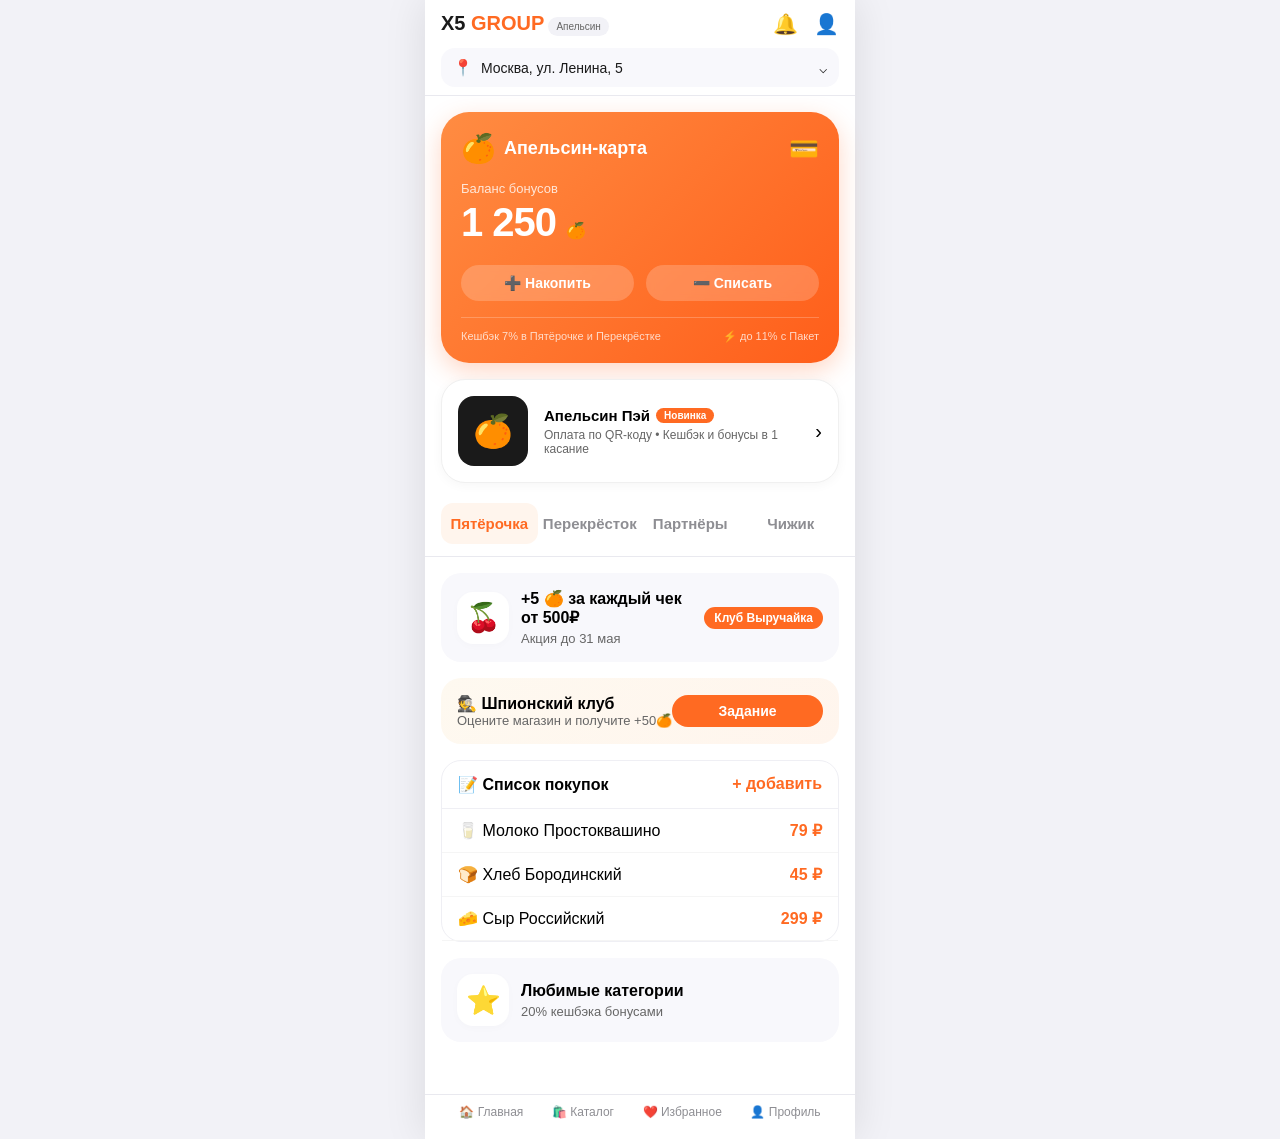
<file: frontend/src/imports/!DOCTYPE.html>
<!DOCTYPE html>
<html lang="ru">
<head>
    <meta charset="UTF-8">
    <meta name="viewport" content="width=device-width, initial-scale=1.0, viewport-fit=cover, user-scalable=no">
    <title>X5 Group — Апельсин | Пятёрочка | Перекрёсток</title>
    <style>
        * {
            margin: 0;
            padding: 0;
            box-sizing: border-box;
            -webkit-tap-highlight-color: transparent;
        }

        body {
            font-family: -apple-system, BlinkMacSystemFont, 'Segoe UI', Roboto, Helvetica, Arial, sans-serif;
            background: #F2F2F7;
            overflow-x: hidden;
        }

        /* Главный контейнер — как экран телефона */
        .app-screen {
            max-width: 430px;
            margin: 0 auto;
            background: #FFFFFF;
            min-height: 100vh;
            box-shadow: 0 0 40px rgba(0,0,0,0.1);
            position: relative;
        }

        /* ===== ХЕДЕР ===== */
        .header {
            background: #FFFFFF;
            padding: 12px 16px 8px;
            border-bottom: 0.5px solid #E9E9EF;
            position: sticky;
            top: 0;
            z-index: 10;
        }

        .header-top {
            display: flex;
            justify-content: space-between;
            align-items: center;
            margin-bottom: 12px;
        }

        .logo-area {
            display: flex;
            align-items: baseline;
            gap: 4px;
        }

        .logo-x5 {
            font-weight: 700;
            font-size: 20px;
            color: #1A1A1A;
        }

        .logo-x5 span {
            color: #FF6A22;
        }

        .badge {
            background: #F2F2F7;
            padding: 4px 8px;
            border-radius: 20px;
            font-size: 10px;
            color: #666;
        }

        .header-icons {
            display: flex;
            gap: 16px;
            color: #FF6A22;
            font-size: 20px;
        }

        /* Адресная строка как в приложении */
        .address-bar {
            background: #F8F8FC;
            padding: 10px 12px;
            border-radius: 14px;
            display: flex;
            align-items: center;
            gap: 8px;
            font-size: 14px;
            color: #1A1A1A;
        }

        .address-icon {
            font-size: 16px;
        }

        .address-text {
            flex: 1;
            font-weight: 500;
        }

        /* ===== КАРТА АПЕЛЬСИН ===== */
        .apelsin-card {
            background: linear-gradient(135deg, #FF8C42 0%, #FF5E1A 100%);
            margin: 16px;
    border-radius: 28px;
    padding: 20px;
    color: white;
    box-shadow: 0 8px 24px rgba(255, 94, 26, 0.25);
    transition: all 0.2s;
}

        .card-header {
            display: flex;
            justify-content: space-between;
            align-items: center;
            margin-bottom: 16px;
        }

        .card-brand {
    display: flex;
    align-items: center;
    gap: 8px;
    font-weight: 700;
    font-size: 18px;
}

        .card-brand span:first-child {
            font-size: 28px;
        }

        .card-chip {
            font-size: 24px;
            opacity: 0.8;
        }

        .card-balance {
            margin-bottom: 20px;
        }

        .balance-label {
    font-size: 13px;
    opacity: 0.8;
    margin-bottom: 4px;
}

        .balance-value {
            font-size: 40px;
            font-weight: 800;
            letter-spacing: -1px;
        }

        .balance-value small {
            font-size: 16px;
            font-weight: 500;
        }

        .card-actions {
    display: flex;
    gap: 12px;
    margin-bottom: 16px;
}

        .card-btn {
            background: rgba(255,255,255,0.2);
            backdrop-filter: blur(4px);
            border: none;
            padding: 10px 20px;
            border-radius: 40px;
            color: white;
            font-weight: 600;
            font-size: 14px;
            cursor: pointer;
            transition: 0.1s;
            flex: 1;
            text-align: center;
        }

        .card-btn:active {
            background: rgba(255,255,255,0.35);
        }

        .card-footer {
            font-size: 11px;
            opacity: 0.75;
            display: flex;
            justify-content: space-between;
            border-top: 0.5px solid rgba(255,255,255,0.3);
            padding-top: 12px;
        }

        /* QR-код Апельсин Пэй — ключевая фишка */
        .qr-section {
            margin: 0 16px 20px;
            background: #FFFFFF;
            border-radius: 24px;
            padding: 16px;
            box-shadow: 0 2px 12px rgba(0,0,0,0.04);
            border: 1px solid #F0F0F0;
            display: flex;
            align-items: center;
            gap: 16px;
        }

        .qr-code {
            width: 70px;
            height: 70px;
            background: #1A1A1A;
            border-radius: 16px;
            display: flex;
            align-items: center;
            justify-content: center;
            color: white;
            font-size: 32px;
            font-weight: bold;
        }

        .qr-info {
            flex: 1;
        }

        .qr-title {
            font-weight: 700;
            font-size: 15px;
            display: flex;
            align-items: center;
            gap: 6px;
        }

        .qr-title .badge-new {
            background: #FF6A22;
            color: white;
            font-size: 10px;
            padding: 2px 8px;
            border-radius: 20px;
        }

        .qr-desc {
            font-size: 12px;
            color: #666;
            margin-top: 4px;
        }

        /* ===== ТАБЫ (секции) ===== */
        .tabs {
            display: flex;
            gap: 4px;
            background: #FFFFFF;
            padding: 0 16px 12px;
            border-bottom: 0.5px solid #E9E9EF;
        }

        .tab {
            flex: 1;
            text-align: center;
            padding: 12px 0;
            font-weight: 600;
            font-size: 15px;
            color: #8E8E93;
            cursor: pointer;
            transition: 0.2s;
            border-radius: 12px;
        }

        .tab.active {
            color: #FF6A22;
            background: #FFF5ED;
        }
        /* ===== СЕКЦИИ КОНТЕНТА (Пятёрочка / Перекрёсток / Партнёры / Чижик) ===== */
        .section {
            display: none;
            padding: 16px;
            animation: fadeIn 0.2s ease;
        }

        .section.active-section {
            display: block;
        }

        @keyframes fadeIn {
            from { opacity: 0; transform: translateY(5px); }
            to { opacity: 1; transform: translateY(0); }
        }

        /* Карточки товаров / акций как в приложении */
        .promo-card {
            background: #F8F8FC;
            border-radius: 20px;
            padding: 16px;
            margin-bottom: 16px;
            display: flex;
            gap: 12px;
            align-items: center;
        }

        .promo-icon {
            width: 52px;
            height: 52px;
            background: #FFFFFF;
            border-radius: 16px;
            display: flex;
            align-items: center;
            justify-content: center;
            font-size: 28px;
            box-shadow: 0 2px 8px rgba(0,0,0,0.02);
        }

        .promo-content {
            flex: 1;
        }

        .promo-title {
            font-weight: 700;
            font-size: 16px;
        }

        .promo-desc {
            font-size: 13px;
            color: #666;
            margin-top: 4px;
        }

        .promo-badge {
            background: #FF6A22;
            color: white;
            padding: 4px 10px;
            border-radius: 20px;
            font-size: 12px;
            font-weight: 600;
            display: inline-block;
        }

        /* Список покупок / корзина */
        .shopping-list {
            background: #FFFFFF;
            border-radius: 20px;
            border: 1px solid #EFEFF4;
            margin-bottom: 16px;
        }

        .list-header {
            padding: 14px 16px;
            font-weight: 700;
            border-bottom: 1px solid #EFEFF4;
            display: flex;
            justify-content: space-between;
        }

        .list-item {
            padding: 12px 16px;
            display: flex;
            justify-content: space-between;
            border-bottom: 1px solid #F5F5F5;
        }

        .item-name {
            font-weight: 500;
        }

        .item-price {
            color: #FF6A22;
            font-weight: 600;
        }

        /* Фишка "Шпионский клуб" и "Любимые категории" */
        .feature-card {
            background: linear-gradient(135deg, #FEF9F0, #FFF5ED);
            border-radius: 20px;
            padding: 16px;
            margin-bottom: 16px;
            display: flex;
            justify-content: space-between;
            align-items: center;
        }

        /* Чижик (отдельная зона) */
        .chizhik-banner {
            background: #EFF7F0;
            border-radius: 20px;
            padding: 16px;
            text-align: center;
            color: #2C7A47;
        }

        .footer-nav {
            background: #FFFFFF;
            border-top: 0.5px solid #E9E9EF;
            padding: 10px 20px 20px;
            display: flex;
            justify-content: space-around;
            margin-top: 20px;
        }

        .footer-item {
            text-align: center;
            font-size: 12px;
            color: #8E8E93;
        }
    </style>
</head>
<body>
<div class="app-screen">
    <!-- Хедер -->
    <div class="header">
        <div class="header-top">
            <div class="logo-area">
                <span class="logo-x5">X5 <span>GROUP</span></span>
                <span class="badge">Апельсин</span>
            </div>
            <div class="header-icons">
                <span>🔔</span>
                <span>👤</span>
            </div>
        </div>
        <div class="address-bar">
            <span class="address-icon">📍</span>
            <span class="address-text">Москва, ул. Ленина, 5</span>
            <span>⌵</span>
        </div>
    </div>

    <!-- КАРТА АПЕЛЬСИН (оригинальный дизайн) -->
    <div class="apelsin-card" id="apelsinCard">
        <div class="card-header">
            <div class="card-brand">
                <span>🍊</span> 
                <span>Апельсин-карта</span>
            </div>
            <div class="card-chip">💳</div>
        </div>
        <div class="card-balance">
            <div class="balance-label">Баланс бонусов</div>
            <div class="balance-value" id="balanceValue">1 250 <small>🍊</small></div>
        </div>
        <div class="card-actions">
            <button class="card-btn" id="earnBtn">➕ Накопить</button>
            <button class="card-btn" id="spendBtn">➖ Списать</button>
        </div>
        <div class="card-footer">
            <span>Кешбэк 7% в Пятёрочке и Перекрёстке</span>
            <span>⚡ до 11% c Пакет</span>
        </div>
    </div>

    <!-- QR-код Апельсин Пэй (новая фишка из новостей) -->
    <div class="qr-section">
        <div class="qr-code">🍊</div>
        <div class="qr-info">
            <div class="qr-title">
                Апельсин Пэй 
                <span class="badge-new">Новинка</span>
            </div>
            <div class="qr-desc">Оплата по QR-коду • Кешбэк и бонусы в 1 касание</div>
        </div>
        <span style="font-size: 20px;">›</span>
    </div>

    <!-- ТАБЫ (4 раздела) -->
    <div class="tabs">
        <div class="tab active" data-section="pyat">Пятёрочка</div>
        <div class="tab" data-section="perek">Перекрёсток</div>
        <div class="tab" data-section="partners">Партнёры</div>
        <div class="tab" data-section="chizhik">Чижик</div>
    </div>

    <!-- КОНТЕНТ: Пятёрочка -->
    <div id="pyat-section" class="section active-section">
        <div class="promo-card">
            <div class="promo-icon">🍒</div>
            <div class="promo-content">
                <div class="promo-title">+5 🍊 за каждый чек от 500₽</div>
                <div class="promo-desc">Акция до 31 мая</div>
            </div>
            <div class="promo-badge">Клуб Выручайка</div>
        </div>

        <!-- Шпионский клуб (фишка приложения Пятёрочка) -->
        <div class="feature-card">
            <div>
                <div style="font-weight: 700;">🕵️ Шпионский клуб</div>
                <div style="font-size: 13px; color: #666;">Оцените магазин и получите +50🍊</div>
            </div>
            <button class="card-btn" style="background:#FF6A22; color:white; padding: 8px 16px;">Задание</button>
        </div>

        <div class="shopping-list">
            <div class="list-header">
                <span>📝 Список покупок</span>
                <span style="color:#FF6A22;">+ добавить</span>
            </div>
            <div class="list-item">
                <span class="item-name">🥛 Молоко Простоквашино</span>
                <span class="item-price">79 ₽</span>
            </div>
            <div class="list-item">
                <span class="item-name">🍞 Хлеб Бородинский</span>
                <span class="item-price">45 ₽</span>
            </div>
            <div class="list-item">
                <span class="item-name">🧀 Сыр Российский</span>
                <span class="item-price">299 ₽</span>
            </div>
        </div>

        <div class="promo-card">
            <div class="promo-icon">⭐</div>
            <div class="promo-content">
                <div class="promo-title">Любимые категории</div>
                <div class="promo-desc">20% кешбэка бонусами</div>
            </div>
        </div>
    </div>

    <!-- КОНТЕНТ: Перекрёсток -->
    <div id="perek-section" class="section">
        <div class="promo-card">
            <div class="promo-icon">🥐</div>
            <div class="promo-content">
                <div class="promo-title">Доставка за 30 минут</div>
                <div class="promo-desc">Персональные купоны в Клубе</div>
            </div>
        </div>

        <!-- Карта Клуба Перекрёсток -->
        <div class="feature-card" style="background: #EFF2FF;">
            <div>
                <div style="font-weight: 700;">💚 Клуб Перекрёсток</div>
                <div style="font-size: 13px;">Ваш кешбэк: 340 баллов</div>
            </div>
            <span>🗂️</span>
        </div>

        <!-- Товары со скидкой -->
        <div class="shopping-list">
            <div class="list-header">
                <span>🔥 Скидка недели</span>
                <span>-30%</span>
            </div>
            <div class="list-item">
                <span>🍣 Роллы Филадельфия</span>
                <span class="item-price">499 ₽</span>
            </div>
            <div class="list-item">
                <span>🍣 Сет «Перекрёсток»</span>
                <span class="item-price">899 ₽</span>
            </div>
        </div>

        <div class="promo-card">
            <div class="promo-icon">📱</div>
            <div class="promo-content">
                <div class="promo-title">Сканируй и заказывай</div>
                <div class="promo-desc">Наведи на штрихкод товара → в корзину</div>
            </div>
        </div>
    </div>

    <!-- КОНТЕНТ: Партнёры (Аптеки, АЗС, кафе) -->
    <div id="partners-section" class="section">
        <div class="promo-card">
            <div class="promo-icon">💊</div>
            <div class="promo-content">
                <div class="promo-title">Аптека Апрель</div>
                <div class="promo-desc">+3% 🍊 за покупки</div>
            </div>
        </div>
        <div class="promo-card">
            <div class="promo-icon">⛽</div>
            <div class="promo-content">
                <div class="promo-title">АЗС Газпромнефть</div>
                <div class="promo-desc">Кешбэк 5% апельсинками</div>
            </div>
        </div>
        <div class="promo-card">
            <div class="promo-icon">☕</div>
            <div class="promo-content">
                <div class="promo-title">Кофе Хауз</div>
                <div class="promo-desc">Двойные бонусы по средам</div>
            </div>
        </div>
    </div>

    <!-- КОНТЕНТ: Чижик (Апельсин НЕ ДЕЙСТВУЕТ) -->
    <div id="chizhik-section" class="section">
        <div class="chizhik-banner">
            <span style="font-size: 40px;">🐥</span>
            <div style="font-weight: 700; margin-top: 8px;">Карта Чижика — отдельная система</div>
            <div style="font-size: 13px; margin-top: 4px;">Апельсин-бонусы не принимаются</div>
        </div>
        <div class="promo-card">
            <div class="promo-icon">💰</div>
            <div class="promo-content">
                <div class="promo-title">Низкие цены каждый день</div>
                <div class="promo-desc">Скидка по карте до 15%</div>
            </div>
        </div>
    </div>

    <!-- Нижняя навигация как в приложении -->
    <div class="footer-nav">
        <div class="footer-item">🏠 Главная</div>
        <div class="footer-item">🛍️ Каталог</div>
        <div class="footer-item">❤️ Избранное</div>
        <div class="footer-item">👤 Профиль</div>
    </div>
</div>

<script>
    // Функционал баланса Апельсина
    let balance = 1250;
    const balanceSpan = document.getElementById('balanceValue');
    function updateBalanceUI() {
        balanceSpan.innerHTML = balance + ' <small>🍊</small>';
        localStorage.setItem('apelsin_balance', balance);
    }
    document.getElementById('earnBtn')?.addEventListener('click', () => {
        balance += 100;
        updateBalanceUI();
    });
    document.getElementById('spendBtn')?.addEventListener('click', () => {
        if (balance >= 50) {
            balance -= 50;
            updateBalanceUI();
        } else {
            alert('Недостаточно апельсинок 🍊');
        }
    });
    // Восстановление баланса
    const saved = localStorage.getItem('apelsin_balance');
    if (saved) { balance = parseInt(saved); updateBalanceUI(); }

    // Переключение между 4 разделами
    const tabs = document.querySelectorAll('.tab');
    const sections = {
        pyat: document.getElementById('pyat-section'),
        perek: document.getElementById('perek-section'),
        partners: document.getElementById('partners-section'),
        chizhik: document.getElementById('chizhik-section')
    };
    
    function switchSection(sectionId) {
        Object.values(sections).forEach(sec => sec.classList.remove('active-section'));
        sections[sectionId].classList.add('active-section');
        tabs.forEach(tab => {
            tab.classList.remove('active');
            if (tab.getAttribute('data-section') === sectionId) tab.classList.add('active');
        });
        // Меняем фон карты Апельсин? В Чижике карта остаётся, но мы добавляем визуальное предупреждение.
        const apelsinCardDiv = document.getElementById('apelsinCard');
        if (sectionId === 'chizhik') {
            apelsinCardDiv.style.opacity = '0.6';
            apelsinCardDiv.style.filter = 'grayscale(0.1)';
        } else {
            apelsinCardDiv.style.opacity = '1';
            apelsinCardDiv.style.filter = 'none';
        }
    }

    tabs.forEach(tab => {
        tab.addEventListener('click', () => {
            const sectionId = tab.getAttribute('data-section');
            switchSection(sectionId);
        });
    });
</script>
</body>
</html>
</file>
